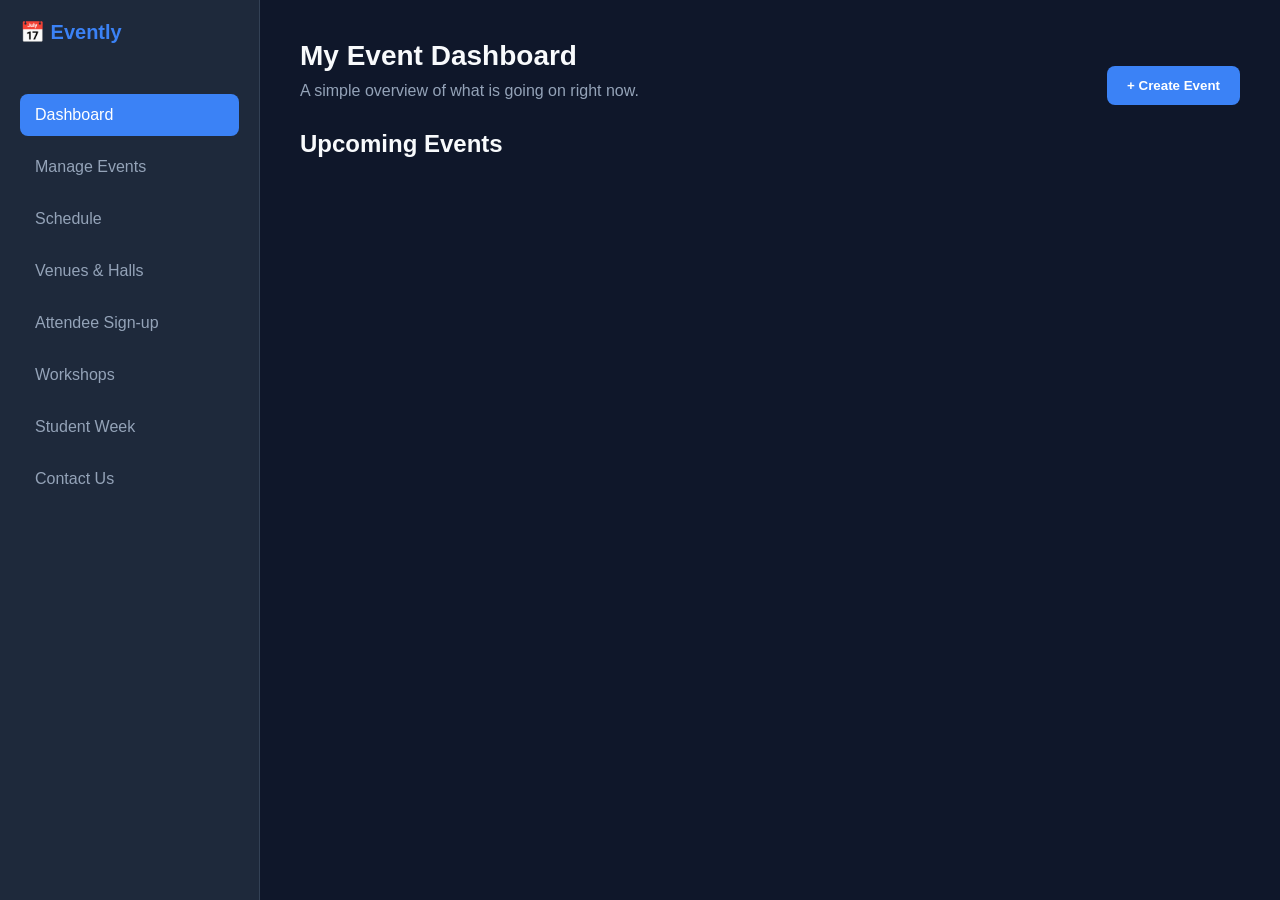
<file: index.html>
<!DOCTYPE html>
<html lang="en">
<head>
    <meta charset="UTF-8">
    <meta name="viewport" content="width=device-width, initial-scale=1.0">
    <title>Event Dashboard - Overview</title>
    <link rel="stylesheet" href="style/style.css">
</head>
<body>

    <button class="menu-toggle" id="menuToggle">☰ Menu</button>

    <nav class="sidebar" id="sidebar">
        <div class="logo">📅 Evently</div>
        <ul class="nav-links">
            <li><a href="index.html" class="active">Dashboard</a></li>
            <li><a href="events.html">Manage Events</a></li>
            <li><a href="Schedule.html">Schedule</a></li>
            <li><a href="venues.html">Venues & Halls</a></li>
            <li><a href="register.html">Attendee Sign-up</a></li>
            <li><a href="workshops.html">Workshops</a></li>
            <li><a href="student-week.html">Student Week</a></li>
            <li><a href="contact-us.html">Contact Us</a></li>
        </ul>
    </nav>
 
    <main class="main-content">
        <header class="page-header">
            <div>
                <h1>My Event Dashboard</h1>
                <p class="subtitle">A simple overview of what is going on right now.</p>
            </div>
            <button class="btn-primary" id="openModalBtn">+ Create Event</button>
        </header>

        <h2>Upcoming Events</h2>
        <div class="dashboard-grid">
            <div class="event-card">
                <h3>Tech Summit 2026</h3>
                <div class="event-meta">
                    <span>📅 June 15, 2026</span>
                    <span>📍 Auditorium</span>
                </div>
                <p class="card-text">Annual gathering for software engineering students and industry leads.</p>
            </div>

            <div class="event-card">
                <h3>Inter-University Hackathon</h3>
                <div class="event-meta">
                    <span>📅 July 02, 2026</span>
                    <span>📍 Software Lab</span>
                </div>
                <p class="card-text">48 hours of coding, design, and way too many coffee breaks.</p>
            </div>
        </div>
    </main>

    <div class="modal-overlay" id="modalOverlay">
        <div class="modal-box">
            <button class="close-btn" id="closeModalBtn">&times;</button>
            <h2>Create New Event</h2>
            <p class="subtitle">Fill out the details below to add a new event.</p>
            
            <form id="bookingForm">
                <div class="form-group">
                    <label for="eventTitle">Event Title</label>
                    <input type="text" id="eventTitle" placeholder="e.g., UI/UX design bootcamp" required>
                </div>
                <div class="form-group">
                    <label for="eventDate">Date and Time</label>
                    <input type="datetime-local" id="eventDate" required>
                </div>
                <div class="form-group">
                    <label for="venue">Venue Hall</label>
                    <select id="venue">
                        <option>Auditorium</option>
                        <option>Multipurpose hall</option>
                        <option>Software Lab</option>
                        <option>New Lecture Theater</option>
                        <option>Auditorium Park</option>
                        <option>Law faculty</option>
                        <option>MED LAB</option>
                        <option>PARK</option>
                        <option>Block A</option>
                        <option>Block B</option>
                        <option>Block C</option>
                        <option>Block D</option>
                    </select>
                </div>
                <button type="submit" class="btn-primary full-btn">Save Event</button>
            </form>
        </div>
    </div>

    <script src="javascript/script-main.js"></script>
</body>
</html>
</file>
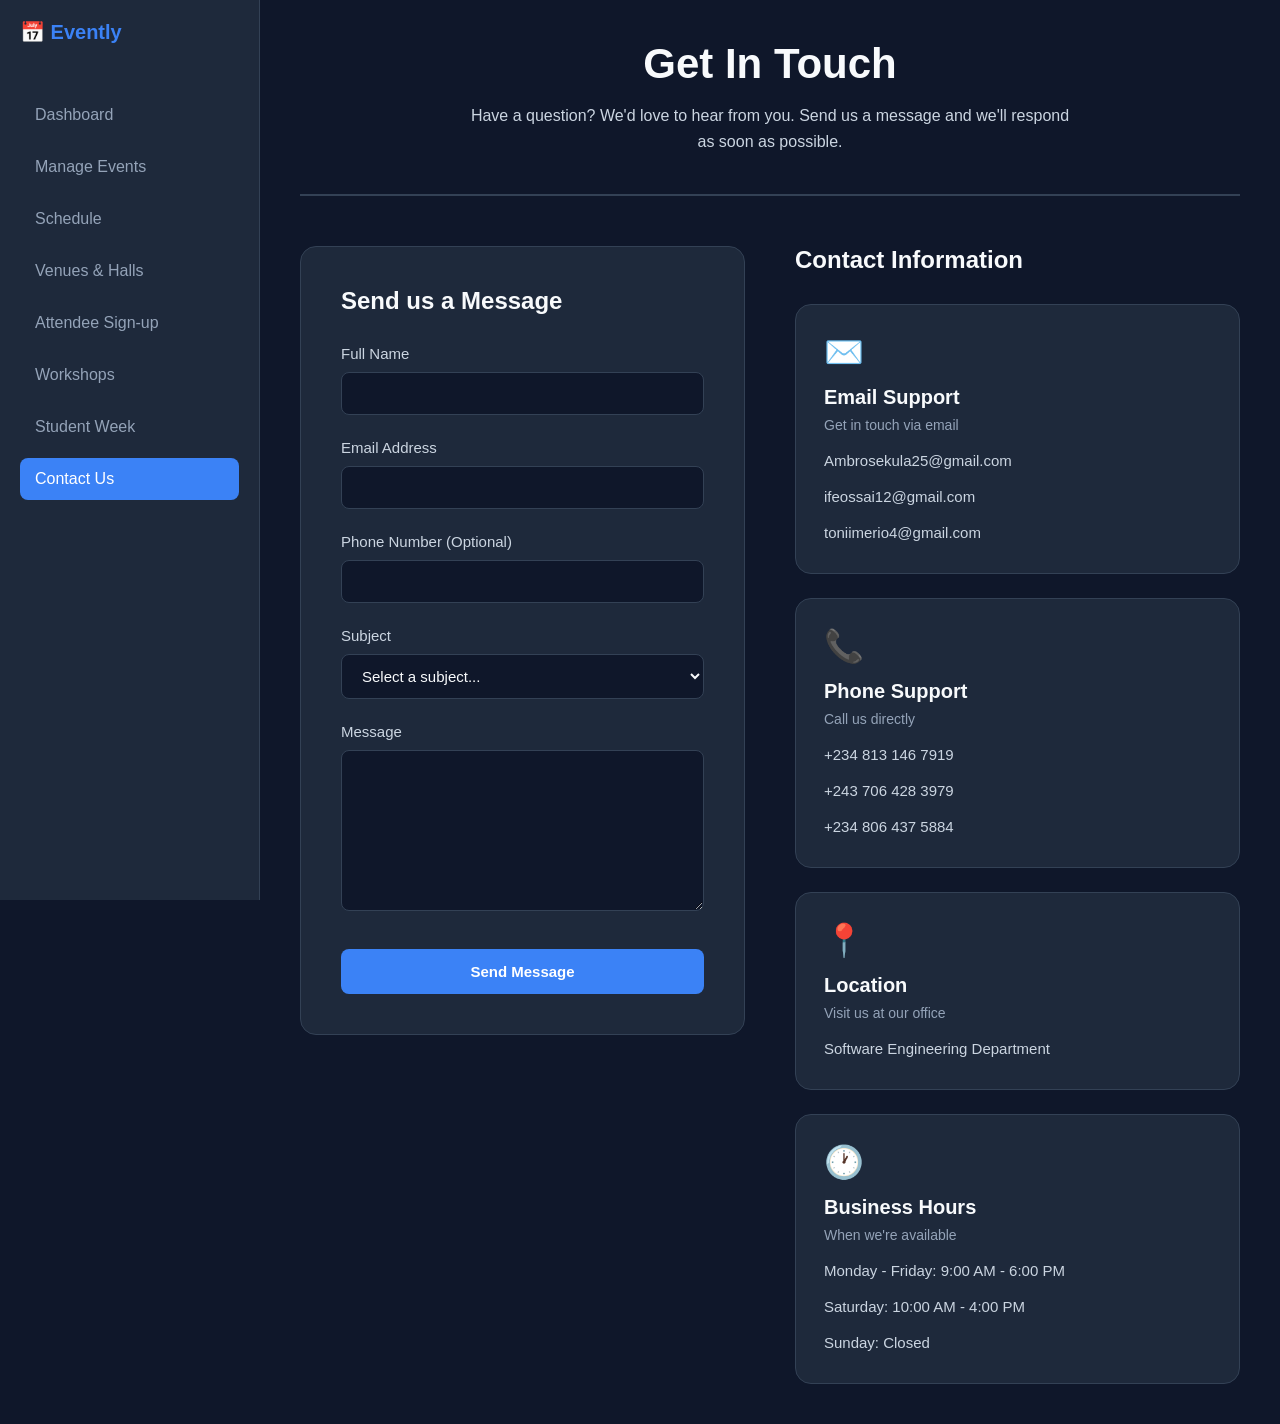
<file: contact-us.html>
<!DOCTYPE html>
<html lang="en">
<head>
    <meta charset="UTF-8">
    <meta name="viewport" content="width=device-width, initial-scale=1.0">
    <title>Contact Us</title>
    <link rel="stylesheet" href="style/style.css">
</head>
<body>
    <button class="menu-toggle" id="menuToggle">☰ Menu</button>
    <nav class="sidebar" id="sidebar">
        <div class="logo">📅 Evently</div>
        <ul class="nav-links">
            <li><a href="index.html">Dashboard</a></li>
            <li><a href="events.html">Manage Events</a></li>
            <li><a href="Schedule.html">Schedule</a></li>
            <li><a href="venues.html">Venues & Halls</a></li>
            <li><a href="register.html">Attendee Sign-up</a></li>
            <li><a href="workshops.html">Workshops</a></li>
            <li><a href="student-week.html">Student Week</a></li>
            <li><a href="contact-us.html" class="active">Contact Us</a></li>
        </ul>
    </nav>
    <main class="main-content">
        <header class="contact-header">
            <h1>Get In Touch</h1>
            <p class="contact-subtitle">Have a question? We'd love to hear from you. Send us a message and we'll respond as soon as possible.</p>
        </header>

        <div class="contact-container">
            <!-- Contact Form Section -->
            <section class="contact-form-section">
                <div class="form-card">
                    <h2>Send us a Message</h2>
                    <form class="contact-form">
                        <div class="form-group">
                            <label for="name">Full Name</label>
                            <input type="text" id="name" name="name" required>
                        </div>

                        <div class="form-group">
                            <label for="email">Email Address</label>
                            <input type="email" id="email" name="email" required>
                        </div>

                        <div class="form-group">
                            <label for="phone">Phone Number (Optional)</label>
                            <input type="tel" id="phone" name="phone">
                        </div>

                        <div class="form-group">
                            <label for="subject">Subject</label>
                            <select id="subject" name="subject" required>
                                <option value="">Select a subject...</option>
                                <option value="event-inquiry">Event Inquiry</option>
                                <option value="venue-booking">Venue Booking</option>
                                <option value="workshop-registration">Workshop Registration</option>
                                <option value="support">Technical Support</option>
                                <option value="partnership">Partnership</option>
                                <option value="other">Other</option>
                            </select>
                        </div>

                        <div class="form-group">
                            <label for="message">Message</label>
                            <textarea id="message" name="message" rows="6" required></textarea>
                        </div>

                        <button type="submit" class="btn-submit">Send Message</button>
                    </form>
                </div>
            </section>

            <!-- Contact Information Section -->
            <section class="contact-info-section">
                <h2>Contact Information</h2>
                
                <div class="info-cards">
                    <!-- Email Card -->
                    <div class="info-card">
                        <div class="info-icon">✉️</div>
                        <h3>Email Support</h3>
                        <p class="info-label">Get in touch via email</p>
                        <div class="info-details">
                            <a href="mailto:Ambrosekula25@gmail.com">Ambrosekula25@gmail.com</a>
                            <a href="mailto:ifeossai12@gmail.com">ifeossai12@gmail.com</a>
                            <a href="mailto:toniimerio4@gmail.com">toniimerio4@gmail.com</a>
                        </div>
                    </div>

                    <!-- Phone Card -->
                    <div class="info-card">
                        <div class="info-icon">📞</div>
                        <h3>Phone Support</h3>
                        <p class="info-label">Call us directly</p>
                        <div class="info-details">
                            <a href="tel:+2348131467919">+234 813 146 7919</a>
                            <a href="tel:+2437064283979">+243 706 428 3979</a>
                            <a href="tel:+2348064375884">+234 806 437 5884</a>
                        </div>
                    </div>

                    <!-- Location Card -->
                    <div class="info-card">
                        <div class="info-icon">📍</div>
                        <h3>Location</h3>
                        <p class="info-label">Visit us at our office</p>
                        <div class="info-details">
                            <p>Software Engineering Department</p>
                        </div>
                    </div>

                    <!-- Hours Card -->
                    <div class="info-card">
                        <div class="info-icon">🕐</div>
                        <h3>Business Hours</h3>
                        <p class="info-label">When we're available</p>
                        <div class="info-details">
                            <p>Monday - Friday: 9:00 AM - 6:00 PM</p>
                            <p>Saturday: 10:00 AM - 4:00 PM</p>
                            <p>Sunday: Closed</p>
                        </div>
                    </div>
                </div>
            </section>
        </div>
    </main>
    <script src="javascript/script.js"></script>
</body>
</html>
</file>
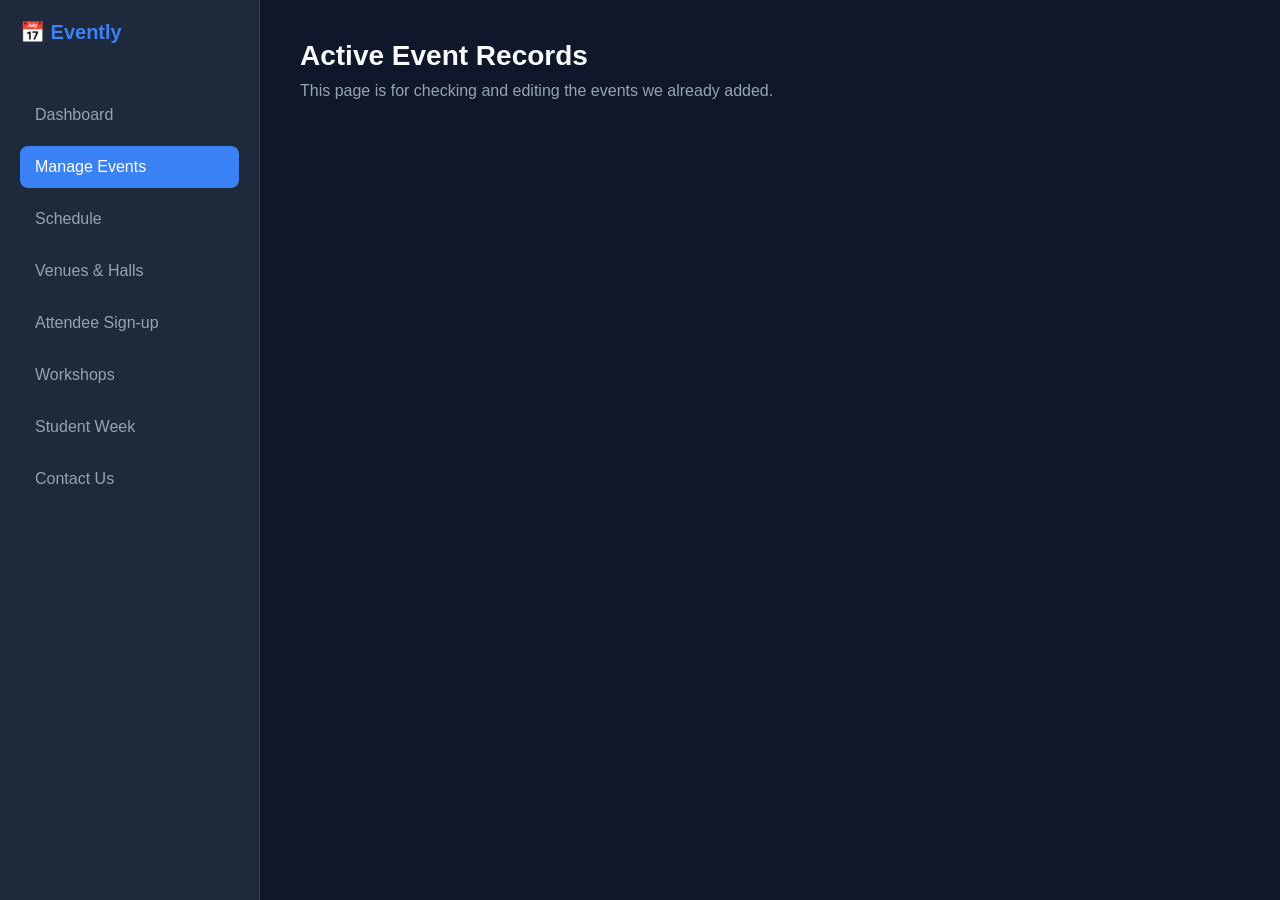
<file: events.html>
<!DOCTYPE html>
<html lang="en">
<head>
    <meta charset="UTF-8">
    <meta name="viewport" content="width=device-width, initial-scale=1.0">
    <title>Evently - Manage Events</title>
    <link rel="stylesheet" href="style/events-style.css">
</head>
<body>

    <button class="menu-toggle" id="menuToggle">☰ Menu</button>

    <nav class="sidebar" id="sidebar">
        <div class="logo">📅 Evently</div>
        <ul class="nav-links">
            <li><a href="index.html">Dashboard</a></li>
            <li><a href="events.html" class="active">Manage Events</a></li>
            <li><a href="Schedule.html">Schedule</a></li>
            <li><a href="venues.html">Venues & Halls</a></li>
            <li><a href="register.html">Attendee Sign-up</a></li>
            <li><a href="workshops.html">Workshops</a></li>
            <li><a href="student-week.html">Student Week</a></li>
            <li><a href="contact-us.html">Contact Us</a></li>
        </ul>
    </nav>

    <main class="main-content">
        <h1>Active Event Records</h1>
        <p class="subtitle">This page is for checking and editing the events we already added.</p>

        <div class="dashboard-grid"></div>
    </main>

    <div class="modal-overlay" id="modalOverlay">
        <div class="modal-box">
            <button class="close-btn" id="closeModalBtn">&times;</button>
            <h2>Edit Event Details</h2>
            <p class="subtitle">Update the information for this event below.</p>
            <form id="editEventForm">
                <div class="form-group">
                    <label for="eventName">Event Name</label>
                    <input type="text" id="eventName" name="eventName" required>
                    <label for="eventTime">Event Time</label>
                    <input type="datetime-local" id="eventTime" name="eventTime" required>
                    <label for="eventVenue">Event Venue</label>
                    <input type="text" id="eventVenue" name="eventVenue" required>
                </div>
                <button type="submit" class="btn-primary full-btn">Save</button>
                <button type="button" class="btn-secondary full-btn" id="deleteEventBtn">Delete Event</button>
            </form>
        </div>
    </div>
    <script src="javascript/script-main.js"></script>
</body>
</html>
</file>
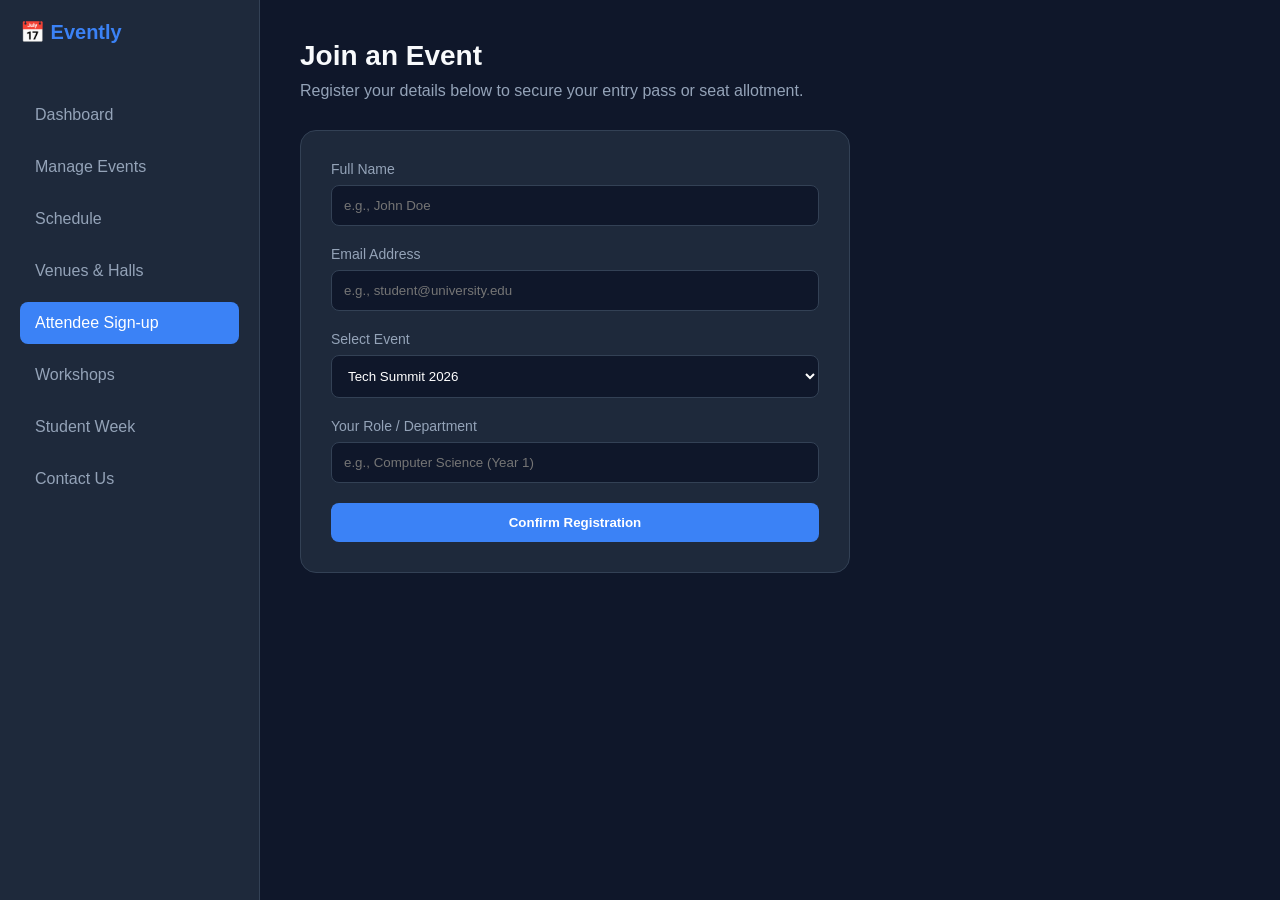
<file: register.html>
<!DOCTYPE html>
<html lang="en">
<head>
    <meta charset="UTF-8">
    <meta name="viewport" content="width=device-width, initial-scale=1.0">
    <title>Evently - Attendee Registration</title>
    <link rel="stylesheet" href="style/style.css">
</head>
<body>

    <button class="menu-toggle" id="menuToggle">☰ Menu</button>

    <nav class="sidebar" id="sidebar">
        <div class="logo">📅 Evently</div>
        <ul class="nav-links">
            <li><a href="index.html">Dashboard</a></li>
            <li><a href="events.html">Manage Events</a></li>
            <li><a href="Schedule.html">Schedule</a></li>
            <li><a href="venues.html">Venues & Halls</a></li>
            <li><a href="register.html" class="active">Attendee Sign-up</a></li>
            <li><a href="workshops.html">Workshops</a></li>
            <li><a href="student-week.html">Student Week</a></li>
            <li><a href="contact-us.html">Contact Us</a></li>
        </ul>
    </nav>

    <main class="main-content">
        <div class="form-container-flat">
            <h1>Join an Event</h1>
            <p class="subtitle">Register your details below to secure your entry pass or seat allotment.</p>

            <div class="modal-box modal-box-flat">
                <form id="attendeeForm">
                    <div class="form-group">
                        <label for="fullName">Full Name</label>
                        <input type="text" id="fullName" placeholder="e.g., John Doe" required>
                    </div>

                    <div class="form-group">
                        <label for="studentEmail">Email Address</label>
                        <input type="email" id="studentEmail" placeholder="e.g., student@university.edu" required>
                    </div>

                    <div class="form-group">
                        <label for="selectEvent">Select Event</label>
                        <select id="selectEvent">
                            <option>Tech Summit 2026</option>
                            <option>Inter-University Hackathon</option>
                            <option>Alumni Networking Night</option>
                            <option>Matriculation Art Exhibition</option>
                        </select>
                    </div>

                    <div class="form-group">
                        <label for="role">Your Role / Department</label>
                        <input type="text" id="role" placeholder="e.g., Computer Science (Year 1)" required>
                    </div>

                    <button type="submit" class="btn-primary full-btn">Confirm Registration</button>
                </form>
            </div>
        </div>
    </main>

    <script>
        const attForm = document.getElementById('attendeeForm');
        if (attForm) {
            attForm.addEventListener('submit', function(e) {
                e.preventDefault();
                alert('Registration submitted successfully! Check your email for your entry pass.');
                attForm.reset();
            });
        }
    </script>
    <script src="javascript/script.js"></script>
</body>
</html>
</file>
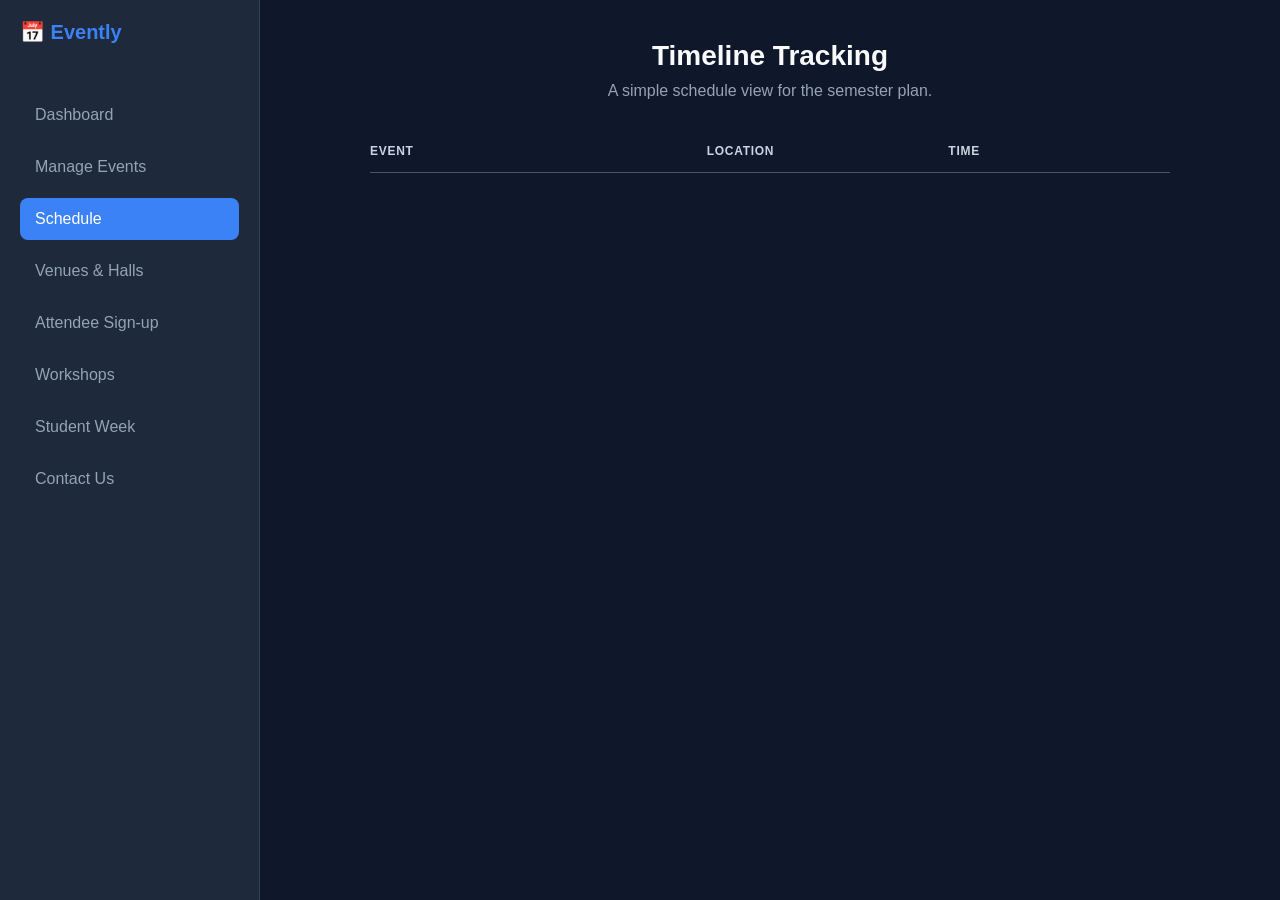
<file: Schedule.html>
<!DOCTYPE html>
<html lang="en">
<head>
    <meta charset="UTF-8">
    <meta name="viewport" content="width=device-width, initial-scale=1.0">
    <title>Evently - Schedule</title>
    <link rel="stylesheet" href="style/Schedule-style.css">
</head>
<body>

    <button class="menu-toggle" id="menuToggle">☰ Menu</button>

    <nav class="sidebar" id="sidebar">
        <div class="logo">📅 Evently</div>
        <ul class="nav-links">
            <li><a href="index.html">Dashboard</a></li>
            <li><a href="events.html">Manage Events</a></li>
            <li><a href="Schedule.html" class="active">Schedule</a></li>
            <li><a href="venues.html">Venues & Halls</a></li>
            <li><a href="register.html">Attendee Sign-up</a></li>
            <li><a href="workshops.html">Workshops</a></li>
            <li><a href="student-week.html">Student Week</a></li>
            <li><a href="contact-us.html">Contact Us</a></li>
        </ul>
    </nav>

    <main class="main-content">
        <h1>Timeline Tracking</h1>
        <p class="subtitle">A simple schedule view for the semester plan.</p>

        <div class="schedule-list" id="scheduleList">
            <div class="schedule-header">
                <span>Event</span>
                <span>Location</span>
                <span>Time</span>
            </div>
            <div class="schedule-body">
                <p class="schedule-item">Loading events...</p>
            </div>
        </div>
    </main>

    <script src="javascript/script-main.js"></script>
</body>
</html>
</file>
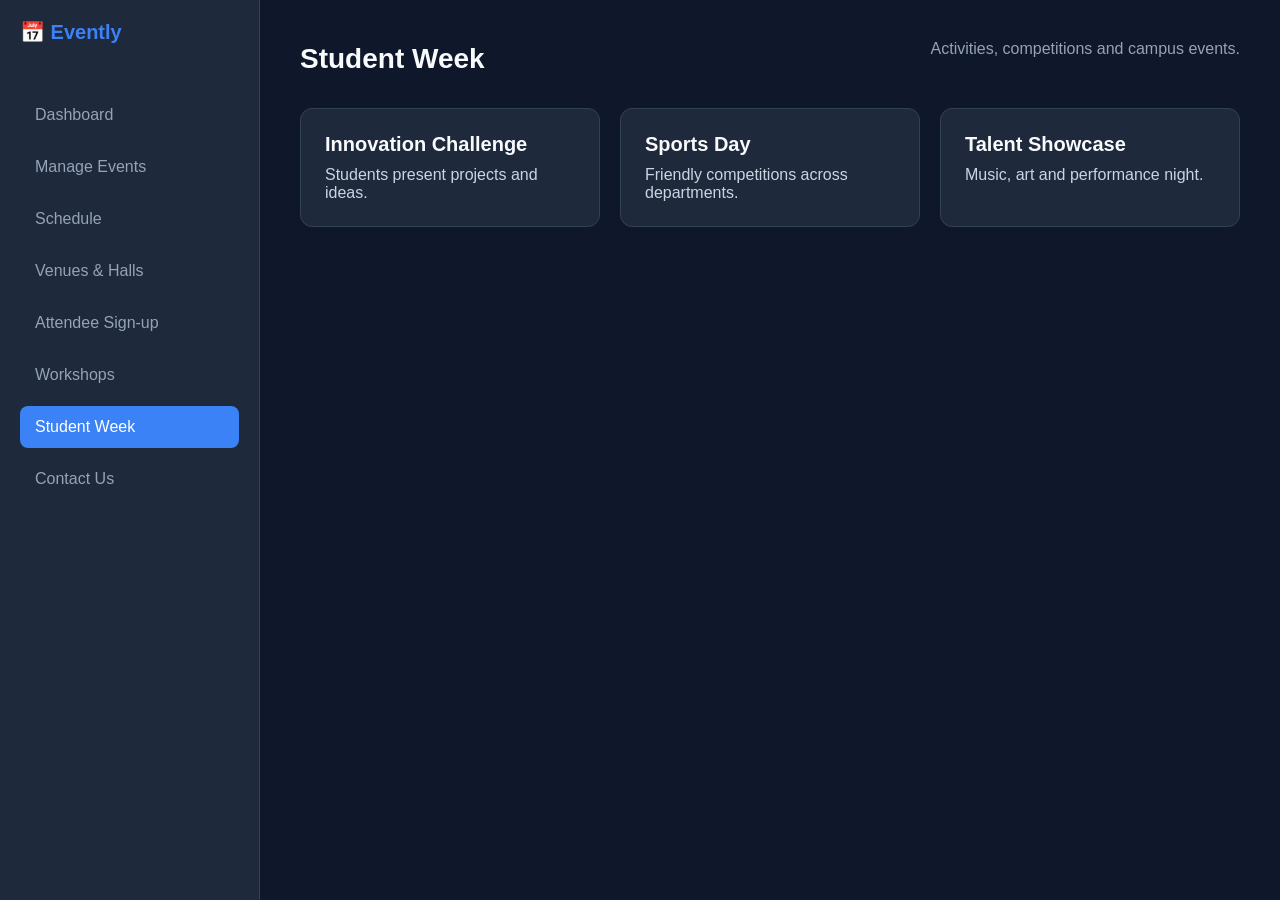
<file: student-week.html>
<!DOCTYPE html>
<html lang="en">
<head>
    <meta charset="UTF-8">
    <meta name="viewport" content="width=device-width, initial-scale=1.0">
    <title>Student Week</title>
    <link rel="stylesheet" href="style/style.css">
</head>
<body>
    <button class="menu-toggle" id="menuToggle">☰ Menu</button>
    <nav class="sidebar" id="sidebar">
        <div class="logo">📅 Evently</div>
        <ul class="nav-links">
            <li><a href="index.html">Dashboard</a></li>
            <li><a href="events.html">Manage Events</a></li>
            <li><a href="Schedule.html">Schedule</a></li>
            <li><a href="venues.html">Venues & Halls</a></li>
            <li><a href="register.html">Attendee Sign-up</a></li>
            <li><a href="workshops.html">Workshops</a></li>
            <li><a href="student-week.html" class="active">Student Week</a></li>
            <li><a href="contact-us.html">Contact Us</a></li>
        </ul>
    </nav>
    <main class="main-content">
        <header class="page-header">
            <h1>Student Week</h1>
            <p class="subtitle">Activities, competitions and campus events.</p>
        </header>
        <div class="dashboard-grid">
            <div class="event-card">
                <h3>Innovation Challenge</h3>
                <p class="card-text">Students present projects and ideas.</p>
            </div>
            <div class="event-card">
                <h3>Sports Day</h3>
                <p class="card-text">Friendly competitions across departments.</p>
            </div>
            <div class="event-card">
                <h3>Talent Showcase</h3>
                <p class="card-text">Music, art and performance night.</p>
            </div>
        </div>
    </main>
    <script src="javascript/script.js"></script>
</body>
</html>
</file>
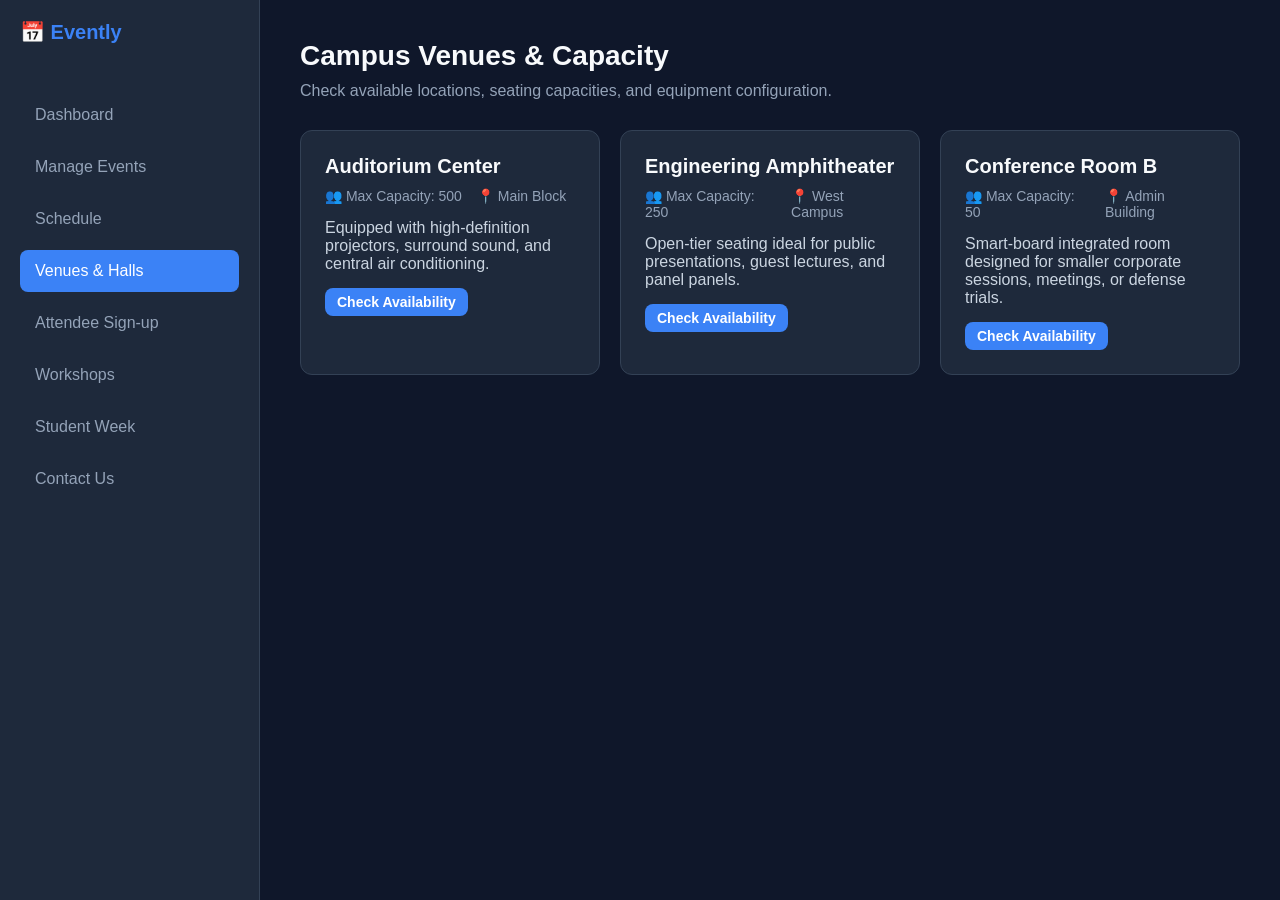
<file: venues.html>
<!DOCTYPE html>
<html lang="en">
<head>
    <meta charset="UTF-8">
    <meta name="viewport" content="width=device-width, initial-scale=1.0">
    <title>Evently - Venue Resources</title>
    <link rel="stylesheet" href="style/style.css">
</head>
<body>

    <button class="menu-toggle" id="menuToggle">☰ Menu</button>

    <nav class="sidebar" id="sidebar">
        <div class="logo">📅 Evently</div>
        <ul class="nav-links">
            <li><a href="index.html">Dashboard</a></li>
            <li><a href="events.html">Manage Events</a></li>
            <li><a href="Schedule.html">Schedule</a></li>
            <li><a href="venues.html" class="active">Venues & Halls</a></li>
            <li><a href="register.html">Attendee Sign-up</a></li>
            <li><a href="workshops.html">Workshops</a></li>
            <li><a href="student-week.html">Student Week</a></li>
            <li><a href="contact-us.html">Contact Us</a></li>
        </ul>
    </nav>

    <main class="main-content">
        <h1>Campus Venues & Capacity</h1>
        <p class="subtitle">Check available locations, seating capacities, and equipment configuration.</p>

        <div class="dashboard-grid">
            <div class="event-card">
                <h3>Auditorium Center</h3>
                <div class="event-meta">
                    <span>👥 Max Capacity: 500</span>
                    <span>📍 Main Block</span>
                </div>
                <p class="card-text card-text-spacing">Equipped with high-definition projectors, surround sound, and central air conditioning.</p>
                <button class="btn-primary small-btn">Check Availability</button>
            </div>

            <div class="event-card">
                <h3>Engineering Amphitheater</h3>
                <div class="event-meta">
                    <span>👥 Max Capacity: 250</span>
                    <span>📍 West Campus</span>
                </div>
                <p class="card-text card-text-spacing">Open-tier seating ideal for public presentations, guest lectures, and panel panels.</p>
                <button class="btn-primary small-btn">Check Availability</button>
            </div>

            <div class="event-card">
                <h3>Conference Room B</h3>
                <div class="event-meta">
                    <span>👥 Max Capacity: 50</span>
                    <span>📍 Admin Building</span>
                </div>
                <p class="card-text card-text-spacing">Smart-board integrated room designed for smaller corporate sessions, meetings, or defense trials.</p>
                <button class="btn-primary small-btn">Check Availability</button>
            </div>
        </div>
    </main>

    <script src="javascript/script.js"></script>
</body>
</html>
</file>
<file: style/style.css>
* {
    margin: 0;
    padding: 0;
    box-sizing: border-box;
    font-family: Arial, Helvetica, sans-serif;
}

body {
    background-color: #0f172a;
    color: #f8fafc;
    display: flex;
    min-height: 100vh;
}

.sidebar {
    width: 260px;
    background-color: #1e293b;
    border-right: 1px solid #334155;
    display: flex;
    flex-direction: column;
    padding: 20px;
    position: fixed;
    height: 100vh;
    z-index: 10;
    transition: transform 0.3s ease;
}

.main-content {
    margin-left: 260px;
    width: 100%;
    padding: 40px;
}

.page-header {
    display: flex;
    justify-content: space-between;
    align-items: center;
    gap: 15px;
    flex-wrap: wrap;
}

.logo {
    font-size: 20px;
    font-weight: bold;
    color: #3b82f6;
    margin-bottom: 40px;
    display: flex;
    align-items: center;
    gap: 10px;
}

.nav-links {
    list-style: none;
    margin-top: 10px;
}

.nav-links li {
    margin-bottom: 10px;
}

.nav-links a {
    color: #94a3b8;
    text-decoration: none;
    padding: 12px 15px;
    border-radius: 8px;
    display: block;
    font-weight: 500;
    transition: background-color 0.2s ease, color 0.2s ease;
}

.nav-links a:hover, .nav-links a.active {
    background-color: #3b82f6;
    color: white;
}

h1 {
    font-size: 28px;
    margin-bottom: 10px;
}

.subtitle {
    color: #94a3b8;
    margin-bottom: 30px;
}

.btn-primary {
    background-color: #3b82f6;
    color: white;
    border: none;
    padding: 12px 20px;
    border-radius: 8px;
    cursor: pointer;
    font-weight: 600;
    transition: background 0.2s;
}
.btn-primary:hover {
    background-color: #2563eb;
}

.menu-toggle {
    display: none;
    background: none;
    border: none;
    color: white;
    font-size: 24px;
    cursor: pointer;
    margin-bottom: 20px;
}

.dashboard-grid {
    display: flex;
    flex-wrap: wrap;
    gap: 20px;
    margin-top: 20px;
}

.event-card {
    background-color: #1e293b;
    border: 1px solid #334155;
    border-radius: 12px;
    padding: 24px;
    transition: transform 0.2s ease, border-color 0.2s ease;
    flex: 1 1 300px;
}

.event-card:hover {
    transform: translateY(-5px);
    border-color: #3b82f6;
}

.event-card h3 {
    margin-bottom: 10px;
    font-size: 20px;
}

.event-meta {
    color: #94a3b8;
    font-size: 14px;
    margin-bottom: 15px;
    display: flex;
    gap: 15px;
}

.card-text {
    color: #cbd5e1;
}

.small-btn {
    padding: 6px 12px;
    font-size: 14px;
}

.schedule-list {
    max-width: 600px;
}

.schedule-item {
    margin-bottom: 10px;
    border-bottom: 1px solid #334155;
    padding-bottom: 10px;
    color: #f8fafc;
}

.schedule-item:last-child {
    margin-bottom: 0;
    border-bottom: none;
    padding-bottom: 0;
}

.modal-overlay {
    position: fixed;
    top: 0;
    left: 0;
    width: 100%;
    height: 100%;
    background-color: rgba(15, 23, 42, 0.8);
    display: flex;
    justify-content: center;
    align-items: center;
    z-index: 100;
    opacity: 0;
    pointer-events: none;
    transition: opacity 0.3s ease;
}

.modal-overlay.active {
    opacity: 1;
    pointer-events: auto;
}

.modal-box {
    background-color: #1e293b;
    border: 1px solid #334155;
    padding: 30px;
    border-radius: 16px;
    width: 100%;
    max-width: 500px;
    position: relative;
}

.close-btn {
    position: absolute;
    top: 20px;
    right: 20px;
    background: none;
    border: none;
    color: #94a3b8;
    font-size: 22px;
    cursor: pointer;
}

.form-group {
    margin-bottom: 20px;
}

.form-group label {
    display: block;
    margin-bottom: 8px;
    color: #94a3b8;
    font-size: 14px;
}

.form-group input, .form-group select, .form-group textarea {
    width: 100%;
    padding: 12px;
    background-color: #0f172a;
    border: 1px solid #334155;
    border-radius: 8px;
    color: white;
}

.form-group input:focus, .form-group textarea:focus, .form-group select:focus {
    border-color: #3b82f6;
    outline: none;
}

.full-btn {
    width: 100%;
}

.card-text-spacing {
    margin-bottom: 15px;
}

.form-container-flat {
    max-width: 550px;
}

.modal-box-flat {
    position: static; 
    max-width: 100%;
}

/* ==================== CONTACT PAGE STYLES ==================== */

.contact-header {
    text-align: center;
    margin-bottom: 50px;
    padding-bottom: 40px;
    border-bottom: 2px solid #334155;
}

.contact-header h1 {
    font-size: 42px;
    font-weight: 700;
    margin-bottom: 15px;
    color: #f8fafc;
}

.contact-subtitle {
    font-size: 16px;
    color: #cbd5e1;
    max-width: 600px;
    margin: 0 auto;
    line-height: 1.6;
}

.contact-container {
    display: grid;
    grid-template-columns: 1fr 1fr;
    gap: 50px;
    max-width: 1200px;
    margin: 0 auto;
}

.contact-form-section {
    flex: 1;
}

.form-card {
    background-color: #1e293b;
    border: 1px solid #334155;
    border-radius: 16px;
    padding: 40px;
    transition: all 0.3s ease;
}

.form-card:hover {
    border-color: #3b82f6;
    box-shadow: 0 8px 32px rgba(59, 130, 246, 0.1);
}

.form-card h2 {
    font-size: 24px;
    margin-bottom: 30px;
    color: #f8fafc;
}

.contact-form {
    display: flex;
    flex-direction: column;
    gap: 0;
}

.contact-form .form-group {
    margin-bottom: 24px;
}

.contact-form label {
    display: block;
    margin-bottom: 10px;
    color: #cbd5e1;
    font-size: 15px;
    font-weight: 500;
}

.contact-form input,
.contact-form select,
.contact-form textarea {
    width: 100%;
    padding: 12px 16px;
    background-color: #0f172a;
    border: 1px solid #334155;
    border-radius: 8px;
    color: #f8fafc;
    font-size: 15px;
    font-family: inherit;
    transition: all 0.3s ease;
}

.contact-form input::placeholder,
.contact-form textarea::placeholder {
    color: #64748b;
}

.contact-form input:focus,
.contact-form select:focus,
.contact-form textarea:focus {
    border-color: #3b82f6;
    background-color: #1e293b;
    outline: none;
    box-shadow: 0 0 0 3px rgba(59, 130, 246, 0.1);
}

.contact-form textarea {
    resize: vertical;
    min-height: 140px;
    line-height: 1.5;
}

.btn-submit {
    background-color: #3b82f6;
    color: white;
    border: none;
    padding: 14px 32px;
    border-radius: 8px;
    font-size: 15px;
    font-weight: 600;
    cursor: pointer;
    transition: all 0.3s ease;
    margin-top: 10px;
}

.btn-submit:hover {
    background-color: #2563eb;
    transform: translateY(-2px);
    box-shadow: 0 8px 16px rgba(59, 130, 246, 0.3);
}

.btn-submit:active {
    transform: translateY(0);
}

.contact-info-section {
    flex: 1;
}

.contact-info-section h2 {
    font-size: 24px;
    margin-bottom: 30px;
    color: #f8fafc;
}

.info-cards {
    display: flex;
    flex-direction: column;
    gap: 24px;
}

.info-card {
    background-color: #1e293b;
    border: 1px solid #334155;
    border-radius: 16px;
    padding: 28px;
    transition: all 0.3s ease;
    position: relative;
    overflow: hidden;
}

.info-card::before {
    content: '';
    position: absolute;
    top: 0;
    left: 0;
    right: 0;
    height: 4px;
    background: linear-gradient(90deg, #3b82f6, #8b5cf6);
    transform: scaleX(0);
    transform-origin: left;
    transition: transform 0.3s ease;
}

.info-card:hover {
    border-color: #3b82f6;
    transform: translateX(5px);
    box-shadow: 0 8px 24px rgba(59, 130, 246, 0.15);
}

.info-card:hover::before {
    transform: scaleX(1);
}

.info-icon {
    font-size: 32px;
    margin-bottom: 15px;
    display: inline-block;
}

.info-card h3 {
    font-size: 20px;
    color: #f8fafc;
    margin-bottom: 8px;
}

.info-label {
    color: #94a3b8;
    font-size: 14px;
    margin-bottom: 16px;
}

.info-details {
    display: flex;
    flex-direction: column;
    gap: 12px;
}

.info-details a,
.info-details p {
    color: #cbd5e1;
    font-size: 15px;
    line-height: 1.6;
    text-decoration: none;
    transition: color 0.3s ease;
}

.info-details a:hover {
    color: #3b82f6;
}

/* ==================== RESPONSIVE DESIGN ==================== */

@media (max-width: 768px) {
    .sidebar {
        transform: translateX(-100%);
    }

    .sidebar.active {
        transform: translateX(0);
    }

    .main-content {
        margin-left: 0;
        padding: 20px;
    }

    .menu-toggle {
        display: block;
    }

    .contact-header {
        margin-bottom: 40px;
        padding-bottom: 30px;
    }

    .contact-header h1 {
        font-size: 32px;
    }

    .contact-container {
        grid-template-columns: 1fr;
        gap: 30px;
    }

    .form-card {
        padding: 30px 24px;
    }

    .contact-info-section h2 {
        margin-top: 30px;
    }
}
</file>
<file: style/events-style.css>
* {
    margin: 0;
    padding: 0;
    box-sizing: border-box;
    font-family: Arial, Helvetica, sans-serif;
}

body {
    background-color: #0f172a;
    color: #f8fafc;
    display: flex;
    min-height: 100vh;
}

.sidebar {
    width: 260px;
    background-color: #1e293b;
    border-right: 1px solid #334155;
    display: flex;
    flex-direction: column;
    padding: 20px;
    position: fixed;
    height: 100vh;
    z-index: 10;
    transition: transform 0.3s ease;
}

.main-content {
    margin-left: 260px;
    width: 100%;
    padding: 40px;
}

.page-header {
    display: flex;
    justify-content: space-between;
    align-items: center;
    gap: 15px;
    flex-wrap: wrap;
}

.logo {
    font-size: 20px;
    font-weight: bold;
    color: #3b82f6;
    margin-bottom: 40px;
    display: flex;
    align-items: center;
    gap: 10px;
}

.nav-links {
    list-style: none;
    margin-top: 10px;
}

.nav-links li {
    margin-bottom: 10px;
}

.nav-links a {
    color: #94a3b8;
    text-decoration: none;
    padding: 12px 15px;
    border-radius: 8px;
    display: block;
    font-weight: 500;
    transition: background-color 0.2s ease, color 0.2s ease;
}

.nav-links a:hover, .nav-links a.active {
    background-color: #3b82f6;
    color: white;
}

h1 {
    font-size: 28px;
    margin-bottom: 10px;
}

.subtitle {
    color: #94a3b8;
    margin-bottom: 30px;
}

.btn-primary {
    background-color: #3b82f6;
    color: white;
    border: none;
    padding: 12px 20px;
    border-radius: 8px;
    cursor: pointer;
    font-weight: 600;
    transition: background 0.2s;
    margin-bottom: 20px;
}

.btn-secondary {
    background-color: #c8000a;
    color: white;
    border: none;
    padding: 12px 20px;
    border-radius: 8px;
    cursor: pointer;
    font-weight: 600;
    transition: background 0.2s;
}

.btn-primary:hover {
    background-color: #2563eb;
}
.btn-secondary:hover {
    background-color: #a50000;
}

.menu-toggle {
    display: none;
    background: none;
    border: none;
    color: white;
    font-size: 24px;
    cursor: pointer;
    margin-bottom: 20px;
}

.dashboard-grid {
    display: flex;
    flex-wrap: wrap;
    gap: 20px;
    margin-top: 20px;
}

.event-card {
    background-color: #1e293b;
    border: 1px solid #334155;
    border-radius: 12px;
    padding: 24px;
    transition: transform 0.2s ease, border-color 0.2s ease;
    flex: 1 1 300px;
}

.event-card:hover {
    transform: translateY(-5px);
    border-color: #3b82f6;
}

.event-card h3 {
    margin-bottom: 10px;
    font-size: 20px;
}

.event-meta {
    color: #94a3b8;
    font-size: 14px;
    margin-bottom: 15px;
    display: flex;
    gap: 15px;
}

.card-text {
    color: #cbd5e1;
}

.small-btn {
    padding: 6px 12px;
    font-size: 14px;
}

.schedule-list {
    max-width: 600px;
}

.schedule-item {
    margin-bottom: 10px;
    border-bottom: 1px solid #334155;
    padding-bottom: 10px;
    color: #f8fafc;
}

.schedule-item:last-child {
    margin-bottom: 0;
    border-bottom: none;
    padding-bottom: 0;
}

.modal-overlay {
    position: fixed;
    top: 0;
    left: 0;
    width: 100%;
    height: 100%;
    background-color: rgba(15, 23, 42, 0.8);
    display: flex;
    justify-content: center;
    align-items: center;
    z-index: 100;
    opacity: 0;
    pointer-events: none;
    transition: opacity 0.3s ease;
}

.modal-overlay.active {
    opacity: 1;
    pointer-events: auto;
}

.modal-box {
    background-color: #1e293b;
    border: 1px solid #334155;
    padding: 30px;
    border-radius: 16px;
    width: 100%;
    max-width: 500px;
    position: relative;
}

.close-btn {
    position: absolute;
    top: 20px;
    right: 20px;
    background: none;
    border: none;
    color: #94a3b8;
    font-size: 22px;
    cursor: pointer;
}

.form-group {
    margin-bottom: 20px;
}

.form-group label {
    display: block;
    margin-bottom: 8px;
    color: #94a3b8;
    font-size: 14px;
}

.form-group input, .form-group select {
    width: 100%;
    padding: 12px;
    background-color: #0f172a;
    border: 1px solid #334155;
    border-radius: 8px;
    color: white;
}

.form-group input:focus {
    border-color: #3b82f6;
    outline: none;
}

.full-btn {
    width: 100%;
}

@media (max-width: 768px) {
    .sidebar {
        transform: translateX(-100%);
    }

    .sidebar.active {
        transform: translateX(0);
    }

    .main-content {
        margin-left: 0;
        padding: 20px;
    }

    .menu-toggle {
        display: block;
    }
}
</file>
<file: style/Schedule-style.css>
* {
    margin: 0;
    padding: 0;
    box-sizing: border-box;
    font-family: Arial, Helvetica, sans-serif;
}

body {
    background-color: #0f172a;
    color: #f8fafc;
    display: flex;
    min-height: 100vh;
}

.sidebar {
    width: 260px;
    background-color: #1e293b;
    border-right: 1px solid #334155;
    display: flex;
    flex-direction: column;
    padding: 20px;
    position: fixed;
    height: 100vh;
    z-index: 10;
    transition: transform 0.3s ease;
}

.logo {
    font-size: 20px;
    font-weight: bold;
    color: #3b82f6;
    margin-bottom: 40px;
    display: flex;
    align-items: center;
    gap: 10px;
}

.nav-links {
    list-style: none;
    margin-top: 10px;
}

.nav-links li {
    margin-bottom: 10px;
}

.nav-links a {
    color: #94a3b8;
    text-decoration: none;
    padding: 12px 15px;
    border-radius: 8px;
    display: block;
    font-weight: 500;
    transition: background-color 0.2s ease, color 0.2s ease;
}

.nav-links a:hover,
.nav-links a.active {
    background-color: #3b82f6;
    color: white;
}

.menu-toggle {
    display: none;
    background: none;
    border: none;
    color: white;
    font-size: 24px;
    cursor: pointer;
    margin-bottom: 20px;
}

.main-content {
    margin-left: 260px;
    width: 100%;
    padding: 40px;
    display: flex;
    flex-direction: column;
    align-items: center;
    text-align: center;
}

h1 {
    font-size: 28px;
    margin-bottom: 10px;
}

.subtitle {
    color: #94a3b8;
    margin-bottom: 30px;
}

.schedule-list {
    width: min(100%, 800px);
    text-align: left;
}

.schedule-header,
.schedule-row {
    display: grid;
    grid-template-columns: 2fr 1.4fr 1.4fr;
    gap: 20px;
    align-items: center;
}

.schedule-header {
    padding: 14px 0;
    border-bottom: 1px solid #475569;
    color: #cbd5e1;
    font-weight: 700;
    text-transform: uppercase;
    letter-spacing: 0.06em;
    font-size: 12px;
}

.schedule-body {
    display: flex;
    flex-direction: column;
}

.schedule-row {
    padding: 14px 0;
    border-bottom: 1px solid #334155;
    color: #f8fafc;
    line-height: 1.5;
}

.schedule-row:last-child {
    border-bottom: none;
}

.schedule-cell {
    min-width: 0;
}

@media (max-width: 768px) {
    .sidebar {
        transform: translateX(-100%);
    }

    .sidebar.active {
        transform: translateX(0);
    }

    .main-content {
        margin-left: 0;
        padding: 20px;
    }

    .menu-toggle {
        display: block;
    }

    .schedule-list {
        width: 100%;
    }

    .schedule-header,
    .schedule-row {
        grid-template-columns: 1fr;
        gap: 6px;
    }

    .schedule-header {
        display: none;
    }
}
</file>
